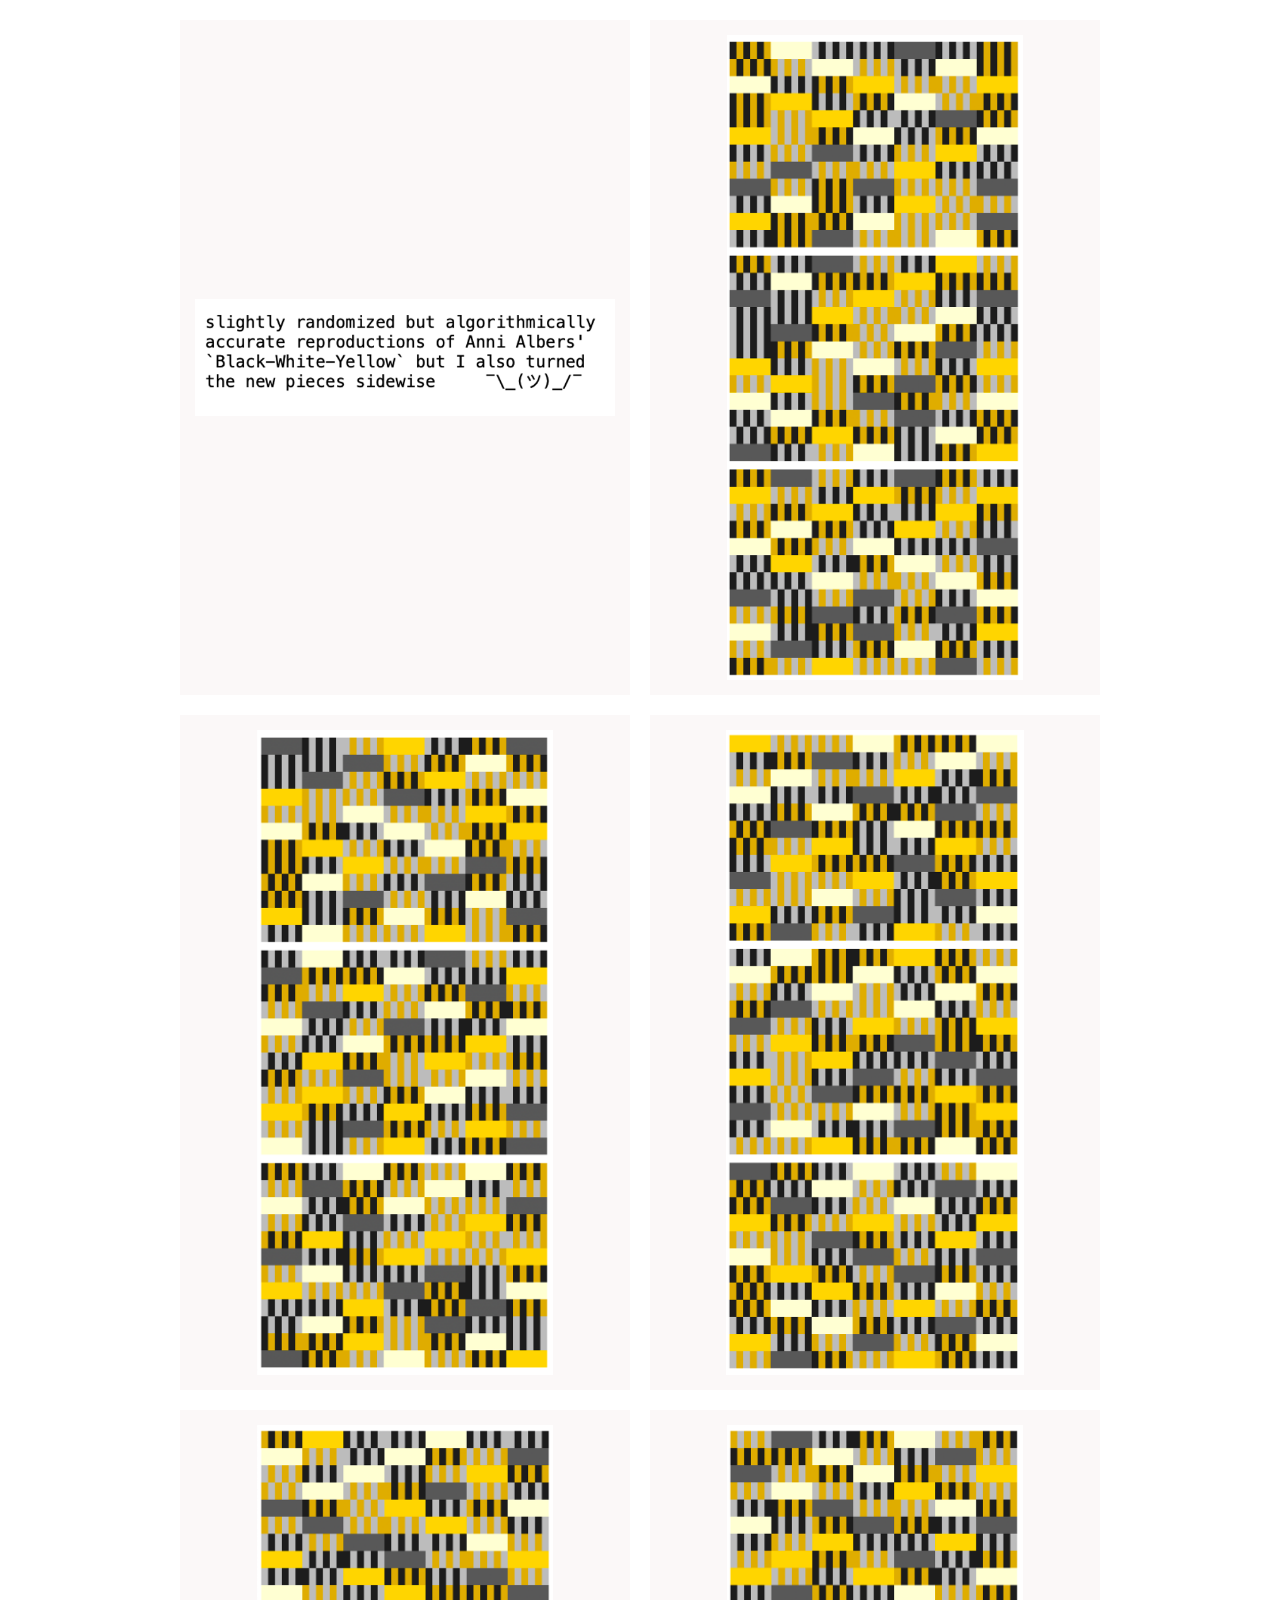
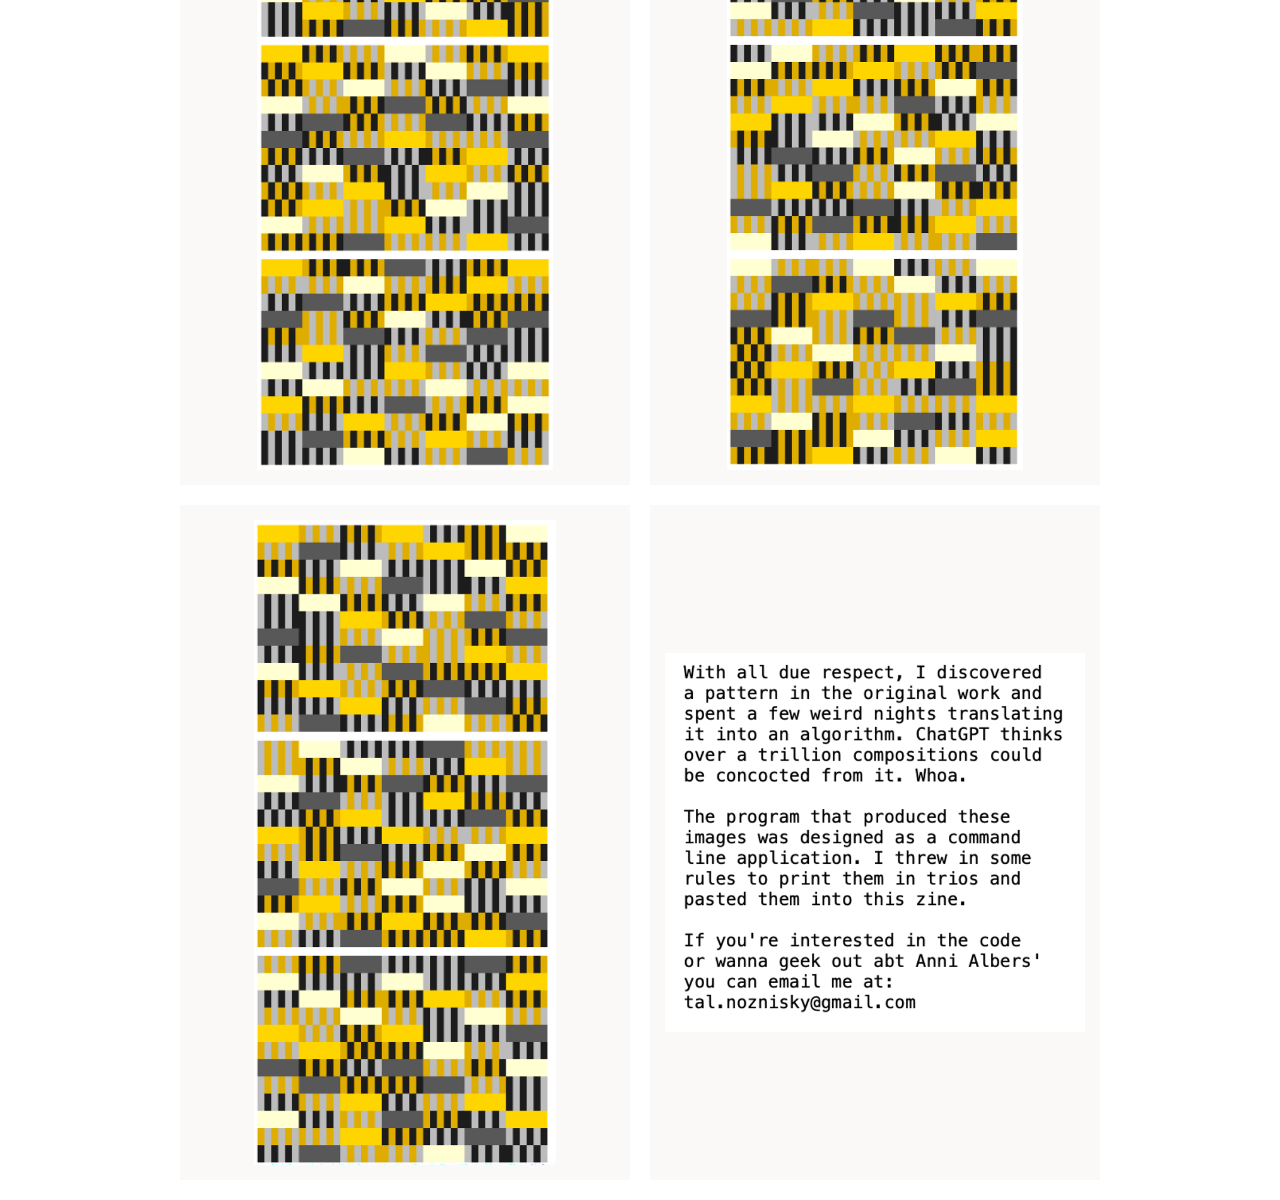
<file: anni-albers/index.html>
<html>
 <head>
  <meta charset="utf-8"/>
  <meta content="width=device-width, initial-scale=1.0, maximum-scale=1.0, user-scalable=no" name="viewport">
   <link href="./style/base_style.css" rel="stylesheet"/>
  </meta>
 </head>
 <title>
 </title>
 <body>
  <div class="container">
   <div class="col">
    <img src="./assets/images/00_FRONT_COVER.png"/>
   </div>
   <div class="col">
    <img src="./assets/images/01_PAGE_1.png"/>
   </div>
   <div class="col">
    <img src="./assets/images/02_PAGE_2.png"/>
   </div>
   <div class="col">
    <img src="./assets/images/03_PAGE_3.png"/>
   </div>
   <div class="col">
    <img src="./assets/images/04_PAGE_4.png"/>
   </div>
   <div class="col">
    <img src="./assets/images/05_PAGE_5.png"/>
   </div>
   <div class="col">
    <img src="./assets/images/06_PAGE_6.png"/>
   </div>
   <div class="col">
    <img src="./assets/images/07_BACK_COVER.png"/>
   </div>
  </div>
 </body>
</html>
</file>
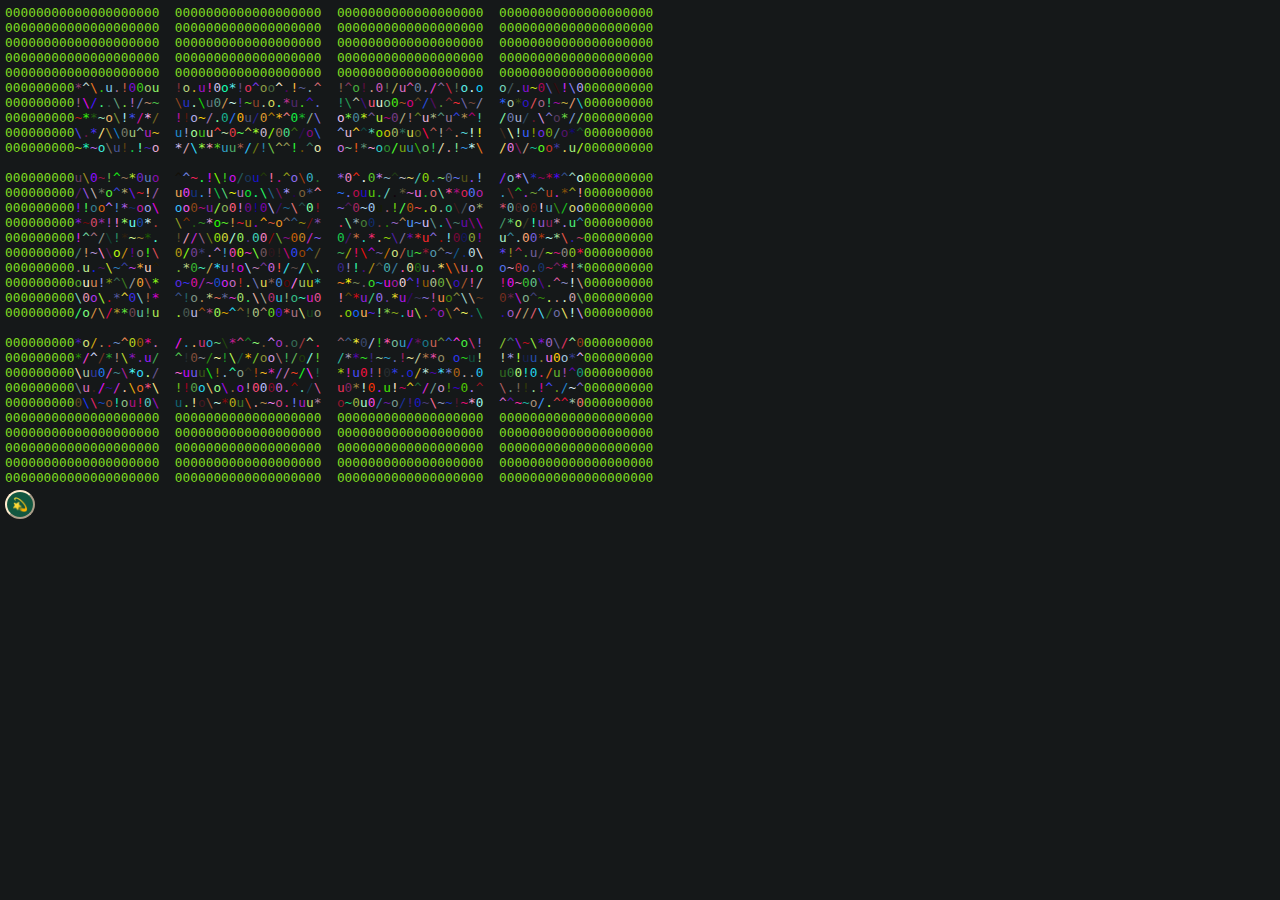
<file: donald-judd/index.html>
<html>
<head>
    <meta charset="UTF-8">
    <link rel="apple-touch-icon" sizes="180x180" href="favicons/apple-touch-icon.png">
    <link rel="icon" type="image/png" sizes="32x32" href="favicons/favicon-32x32.png">
    <link rel="icon" type="image/png" sizes="16x16" href="favicons/favicon-16x16.png">
    <link rel="manifest" href="favicons/site.webmanifest">
    <link rel="mask-icon" href="favicons/safari-pinned-tab.svg" color="#5bbad5">
    <link rel="shortcut icon" href="favicons/favicon.ico">
    <meta name="msapplication-TileColor" content="#da532c">
    <meta name="msapplication-config" content="favicons/browserconfig.xml">
    <meta name="theme-color" content="#ffffff">    
    <meta name="viewport" content="width=device-width, initial-scale=1.0, maximum-scale=1.0, user-scalable=no" />    
<style>
    * {
        background-color: rgb(21 24 25);
        margin: 0;
        padding: 0;
        font-family: Menlo, monospace;
        font-size:1vw;
    }
    #container {
        margin: 5px;
    }
    button{
        background-color: rgb(18, 87, 64);
        border-color: blanchedalmond;;
        border-radius: 100%;
        padding: 5px;
        margin-top: 5px;
    }
    @media only screen and (min-device-width : 320px) and (max-device-width : 480px) {
        * {
            font-size: 1.92vw;
        }
        button {
            padding: 15px;
        }
    }
</style>    
</head>
<body>
    <div id='container'>
        <div id='image'></div>
        <button onclick="reload()" class="dropbtn">💫</button>
    </div>
    

<script>
function randomColor(){
    return Math.floor(Math.random()*16777215).toString(16);    
};

function getRandomInt(max) {
    return Math.floor(Math.random() * max);
};
function reload(){
    let container = document.getElementById('image');
    while (container.firstChild) {
            container.removeChild(container.firstChild);
        }
    draw()
}

function draw(){
    const image_container = document.getElementById('image');
    const charset = '0!\\/uo*.~^'
    let s = ''
    let i = 0
    let j = 0

    let color = randomColor()
    while (i <= 31){
        let textBlock = document.createElement('div');
        while (j <= 80){
            let char = charset[getRandomInt(charset.length)]
            if (j == 20 || j == 40 || j == 60){
                textBlock.innerHTML += '&nbsp;&nbsp;'
            }
            else if (i == 10 || i == 21){
                textBlock.innerHTML += '&nbsp;'
            }
            else if  ((31/7 < i && i < 31 - 31/7) && (80/9 < j && j < 80 - 80/9 )){
                textBlock.innerHTML += `<font class='rando' color=#${randomColor()}>${char}</font>`
            }
            else {
                textBlock.innerHTML += `<font color=#${color}>0</font>`
            }
            j++ 
        }
        image_container.appendChild(textBlock)
        i++
        j = 0
    }
};

draw();
</script>

</body>
</html>
</file>
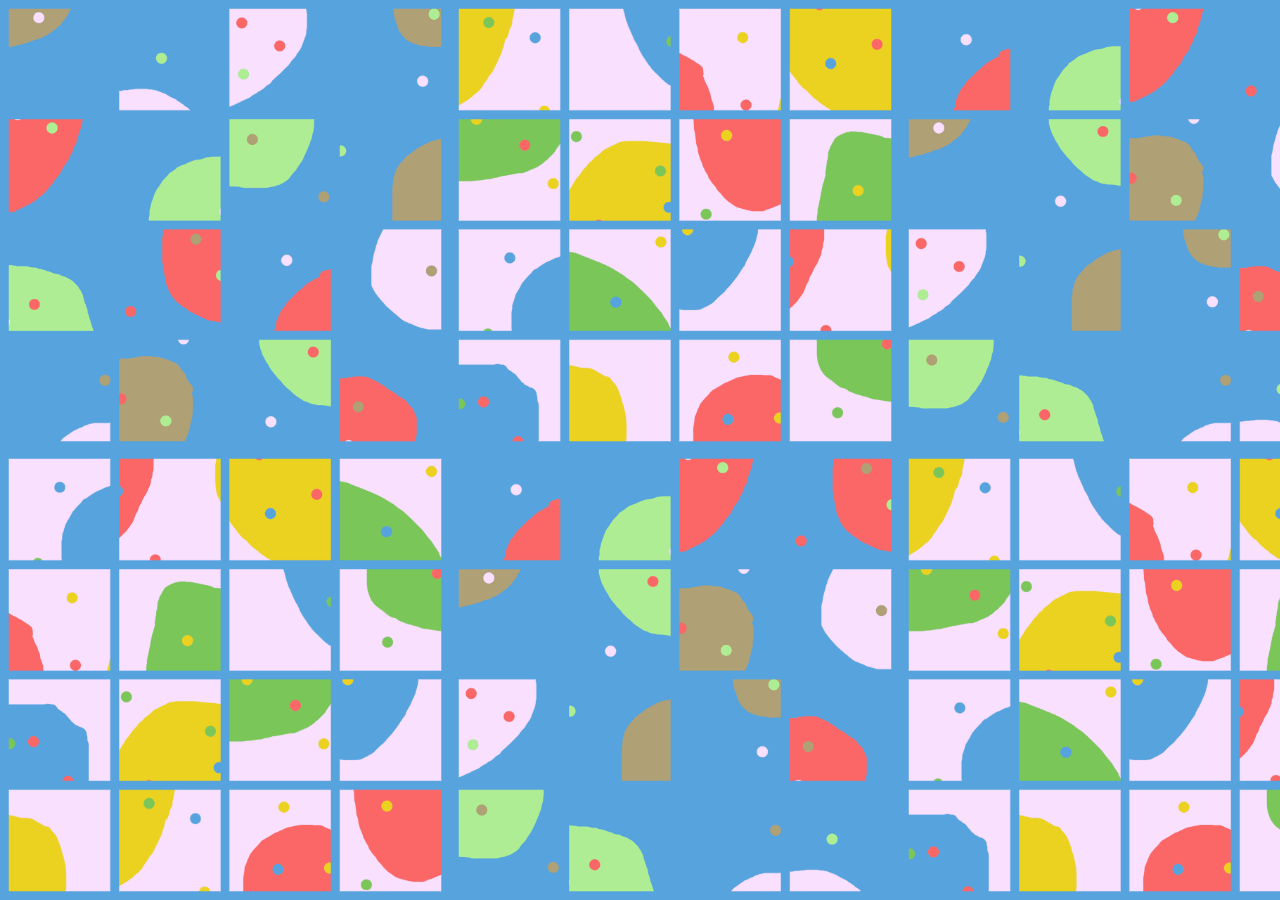
<file: aaa/bbb.html>
<html lang="en" style="visibility: visible;"><head>
    <meta charset="UTF-8">
    <meta name="viewport" content="width=device-width, initial-scale=1.0">
    <style>
        body, html {
            margin: 0;
            padding: 0;
            height: 100%;
        }
        .image-container {
            display: flex;
            flex-wrap: wrap;
            width: 100vw;
            height: 100vw;
            max-height: 100vh;
        }
        .image-container img {
            aspect-ratio: 1/1;
            object-fit: cover;
            box-sizing: border-box;
        }
        .row {
            display: flex;
            width: 100%;
            height: 50%;
        }
    </style>
</head>
<body>

<div class="image-container">
    <div class="row">
        <img src="./gifs/blobs_1-LXTC1S1QIP.gif">
        <img src="./gifs/blobs_2-8PMTFG7MHL.gif">
        <img src="./gifs/blobs_1-RYEHG9QEJ0.gif">
    </div>
    <div class="row">
        <img src="./gifs/blobs_2-JEPQN1MS88.gif">
        <img src="./gifs/blobs_1-RYEHG9QEJ0.gif">
        <img src="./gifs/blobs_2-8PMTFG7MHL.gif">
    </div>

</div>


</body></html>
</file>
<file: anni-albers/style/base_style.css>
body, html {
    margin: 0;
    padding: 0;
    height: 100%;
}

body {
    display: flex;
    justify-content: center;
    align-items: flex-start;
    height: 100vh;
}

.container {
    display: grid;
    grid-template-columns: repeat(2, 450px);
    gap: 20px;
    justify-content: center;
    width: 100%;
    max-width: 900px;
    padding: 20px;
    box-sizing: border-box;
}

.container .col {
    display: flex;
    justify-content: center;
    align-items: center;
    background-color: #fbf8f8;
    width: 450px;
    height: 675px;
    box-sizing: border-box;
    padding: 15px;
}

.container img {
    width: 100%;
    height: 100%;
    object-fit: contain;
}

@media (max-width: 768px) {
    .container {
        grid-template-columns: 1fr; /* 1 column for small screens */
        max-width: 100%;  /* Full width on small screens */
        padding: 10px;    /* Adjust padding for smaller screens */
    }

    .container .col {
        width: 100%;      /* Full width for columns */
        height: auto;     /* Let height adjust based on content */
        padding: 10px;    /* Adjust padding for smaller screens */
    }
}

/* Media Query for extra small screens (very mobile devices) */
@media (max-width: 480px) {
    .container .col {
        padding: 5px;     /* Further adjust padding for small devices */
    }

    .container img {
        object-fit: cover; /* Adjust image fitting for small screens */
    }
}
</file>
